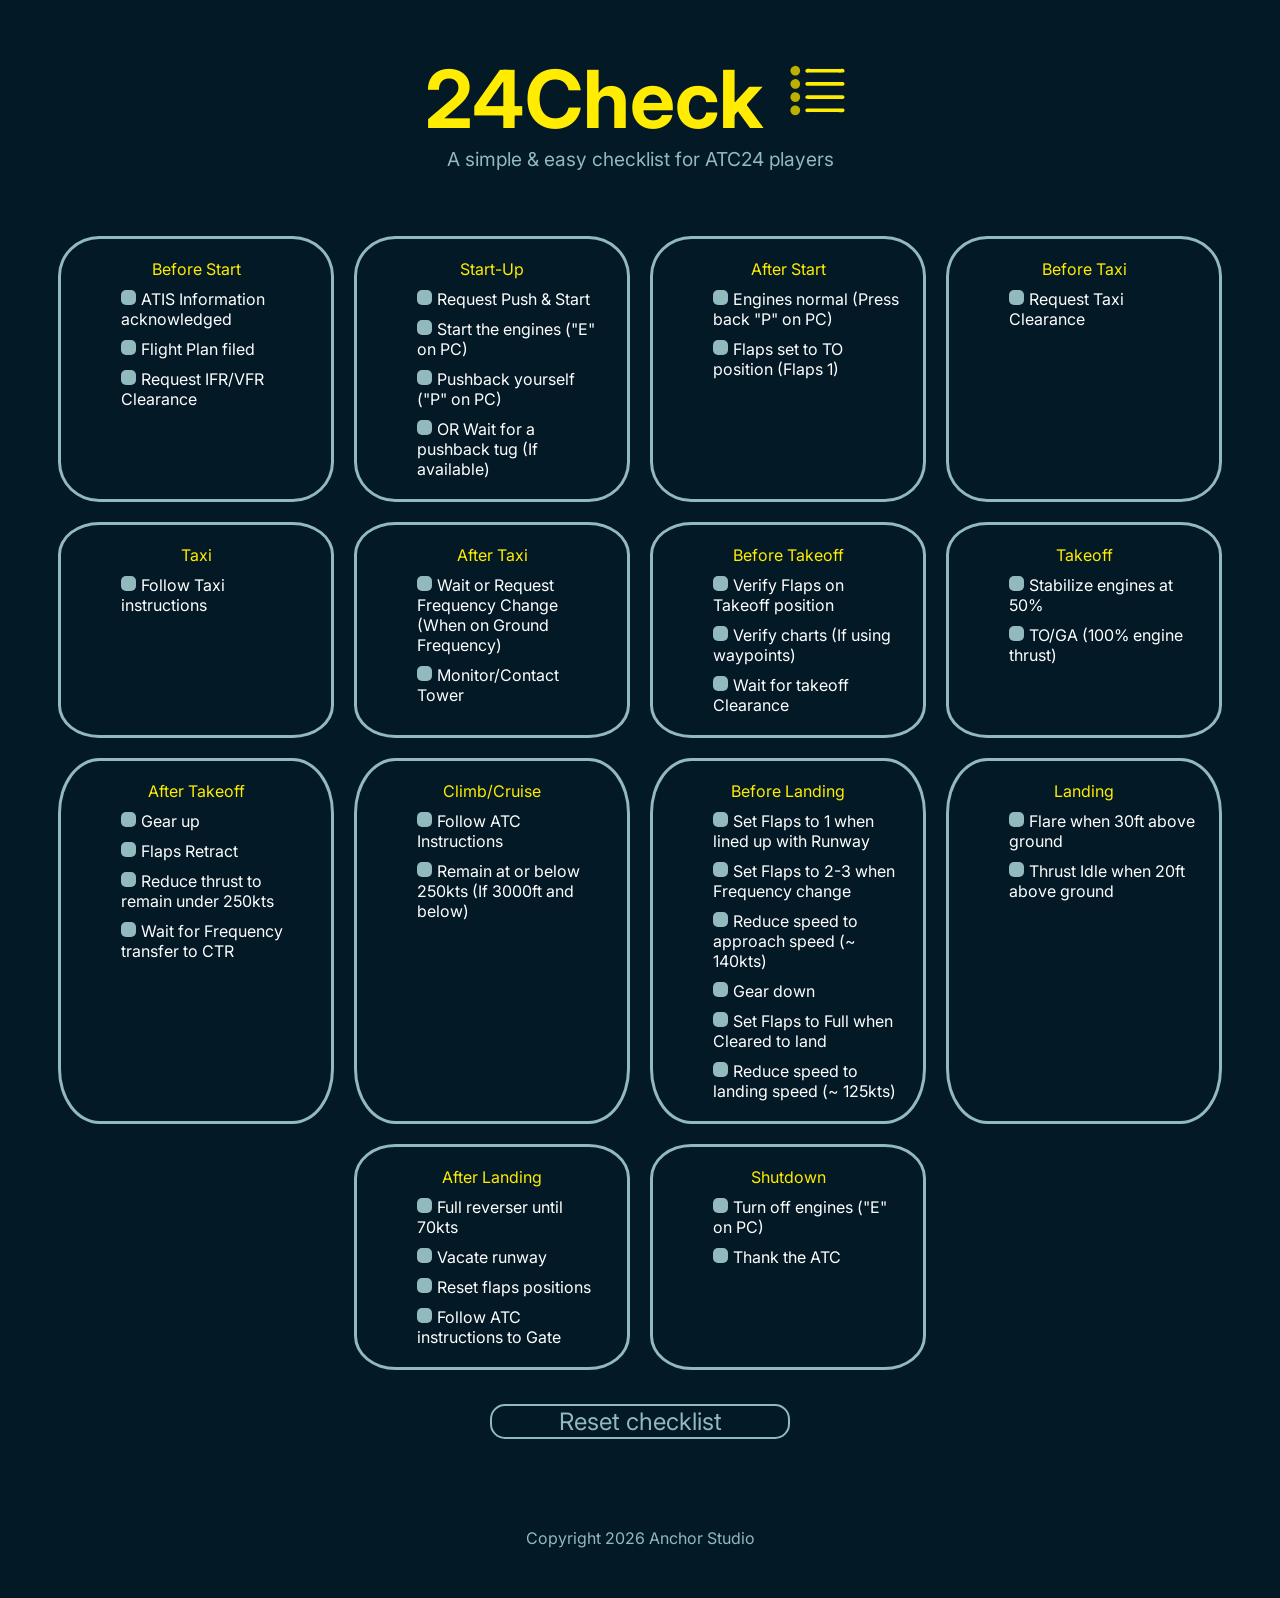
<file: index.html>
<!doctype html>
<html lang="en">
	<head>
		<meta charset="UTF-8" />
		<meta name="viewport" content="width=device-width, initial-scale=1.0" />
		<title>24Check</title>
		<link rel="stylesheet" href="css/style.css" />
		<link rel="icon" type="image/svg" href="Images/24Check-logo-nobg.svg" />
	</head>
	<body>
		<header>
			<div class="intro">
				<h1 class="title">
					24Check
					<img
						src="Images/24Check-logo-nobg.svg"
						alt="24Check logo"
						height="75px"
					/>
				</h1>
				<p class="text">A simple & easy checklist for ATC24 players</p>
			</div>
		</header>
		<main>
			<form>
				<div class="checklists"></div>
				<div class="resetbtn">
					<button type="reset" class="resetButton">
						Reset checklist
					</button>
				</div>
			</form>
		</main>
		<footer>
			<p class="text">Copyright 2026 Anchor Studio</p>
		</footer>
		<script src="script.js"></script>
	</body>
</html>
</file>
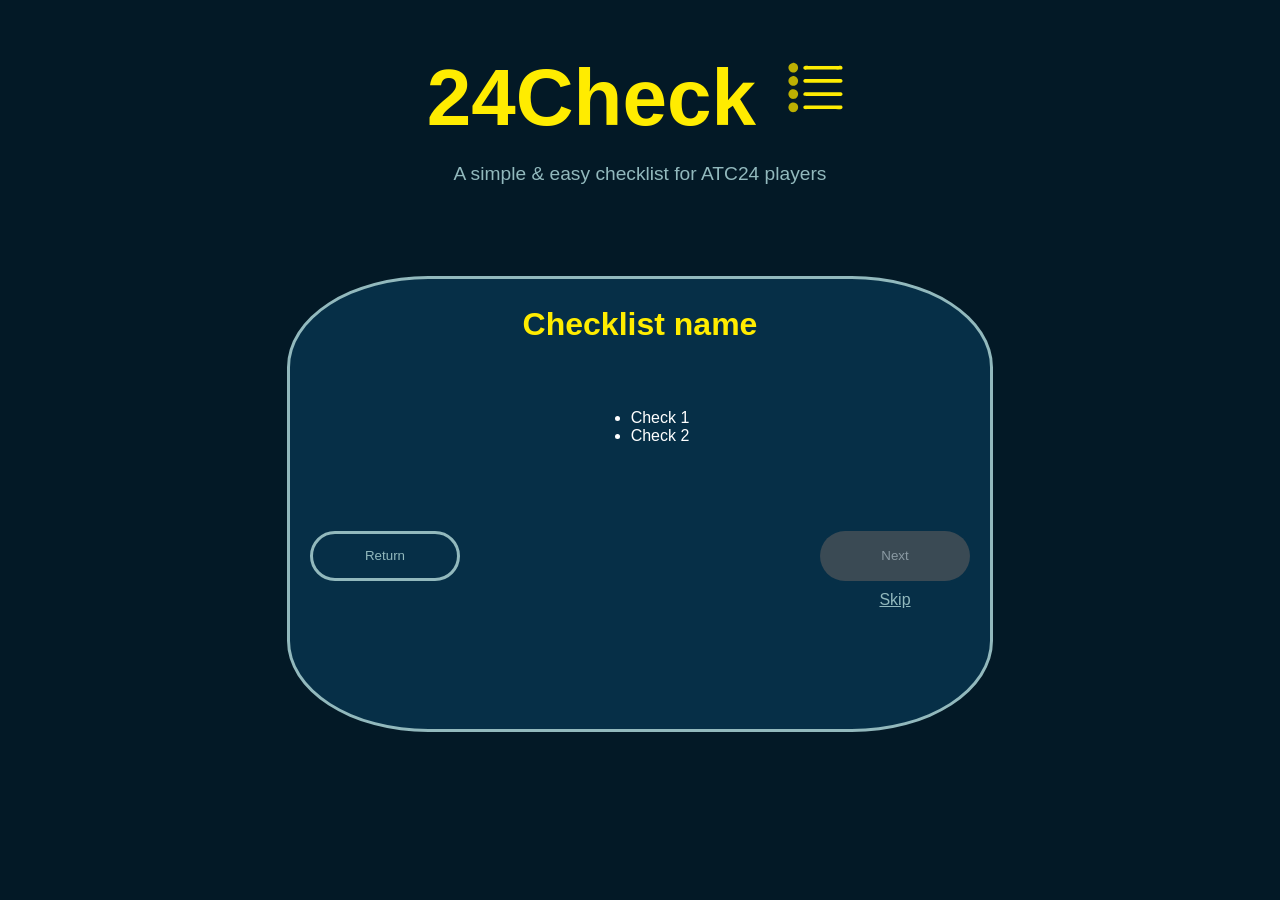
<file: newcheck.html>
<!doctype html>
<html lang="en">
	<head>
		<meta charset="UTF-8" />
		<meta name="viewport" content="width=device-width, initial-scale=1.0" />
		<title>24Check V2</title>
        <link rel="stylesheet" href="css/newCheckStyle.css">
	</head>
	<body>
		<header>
			<div class="intro">
				<h1 class="title">
					24Check
					<img
						src="Images/24Check-logo-nobg.svg"
						alt="24Check logo"
						height="75px"
					/>
				</h1>
				<p class="text">A simple & easy checklist for ATC24 players</p>
			</div>
		</header>
        <main>
            <div class="checklist">
                <div class="title">
                    <h2 class="checklistName">Checklist name</h2>
                </div>
                <div class="checkbox">                
                    <ul>
                        <li>Check 1</li>
                        <li>Check 2</li>
                    </ul>
                </div>
                <div class="buttons">
                    <div class="leftSide side">
                        <button>Return</button>
                    </div>
                    <div class="rightSide side">
                        <button>Next</button>
                        <a href="">Skip</a>
                    </div>
                </div>
            </div>
        </main>
	</body>
</html>
</file>
<file: css/style.css>
@import url("https://fonts.googleapis.com/css2?family=Inter:ital,opsz,wght@0,14..32,100..900;1,14..32,100..900&display=swap");

* {
	font-family: "Inter", sans-serif;
	margin: 0px;
	background-color: #031926;
}

:root {
	interpolate-size: allow-keywords;
}

details::details-content {
	height: 0;
	overflow: clip;
	transition:
		height 0.3s ease,
		content-visibility 0.3s ease allow-discrete;
}

details[open]::details-content {
	height: auto;
}

header {
	text-align: center;
	margin: 0px;
	background-color: #031926;
}

.intro {
	padding: 50px;
}

header .title {
	font-size: 5rem;
	margin: 0px;
	color: #ffec00;
}

header .text {
	color: #92b9bd;
	font-size: 1.2rem;
}

main {
	background-color: #031926;
	height: auto;
	padding: 15px;
}

form {
	align-items: center;
}

.checklists {
	display: flex;
	flex-wrap: wrap;
	gap: 20px;
	justify-content: center;
}

.checklist {
	flex: 0 1 250px;
	height: auto;
	border: #92b9bd solid 3px;
	border-radius: 15%;
	padding: 10px;
}

.checklist summary {
	list-style: none;
	text-align: center;
	margin-top: 10px;
	color: #ffec00;
	transition: color 0.3s ease-in-out;
}

.checklist summary:hover {
	color: #fff7a0;
}
.checklist li {
	list-style: none;
	color: #fff;
	margin: 10px;
	transition:
		background-color 0.3s ease,
		background-color 0.3s ease;
}

.checklist li :hover {
	color: #ffec00;
}

.checkBox {
	appearance: none;
	min-width: 15px;
	height: 15px;
	border-radius: 5px;
	background-color: #92b9bd;
	margin-right: 5px;
	transition: background-color 0.2s ease-in-out;
}

.checkBox::before {
	padding: 10px;
}

.checkBox:hover {
	background-color: #ffec00;
}

.checkBox:checked {
	background-color: #ffec00;
}

.resetbtn {
	display: flex;
	align-items: center;
	justify-content: center;
	margin-top: 10px;
}

.resetButton {
	border: solid 2px #92b9bd;
	margin: 1.5rem;
	background-color: #031926;
	color: #92b9bd;
	font-size: 1.5rem;
	border-radius: 15px;
	width: 300px;
	cursor: pointer;
	transition:
		background-color 0.3s ease,
		color 0.3s ease;
}

.resetButton:hover {
	background-color: #92b9bd;
	color: #031926;
}

footer {
	max-height: auto;
	background-color: #031926;
	text-align: center;
	color: #92b9bd;
}

footer .text {
	padding: 50px;
}
</file>
<file: css/newCheckStyle.css>
body {
	font-family: "Inter", sans-serif;
	margin: 0px;
	background-color: #031926;
    color: #fff;
}

header {
	text-align: center;
	margin: 0px;
}

.intro {
	padding: 50px;
}

header .title {
	font-size: 5rem;
	margin: 0px;
	color: #ffec00;
}

header .text {
	color: #92b9bd;
	font-size: 1.2rem;
}

main {
    display: flex;
    flex-direction: column;
    justify-content: center;
    align-items: center;
    height: 50vh;
}

.checklist {
    margin-top: 50px;
    width: 700px;
    min-height: 450px;
    border: solid #92b9bd 3px;
    border-radius: 20%;
    background-color: #062f47;
}

.checklist h2 {
    text-align: center;
    font-size: 2rem;
    color: #ffec00;
}

.checkbox {
    display: flex;
    justify-content: center;
    margin: 50px;
}

.buttons {
    display: flex;
    justify-content: space-between;
}

button {
    cursor: pointer;
    width: 150px;
    height: 50px;
    border-radius: 90px;
    transition: background-color 0.3s ease, transform 0.2s ease;
}

.side {
    margin: 20px;
}

.leftSide {
    justify-content: start;
}

.leftSide button {
    background-color: #062f47;
    border: solid #92b9bd 3px;
    color: #92b9bd;
}

.leftSide button:hover {
    background-color: #92b9bd;
    color: #062f47;
}

.rightSide {
    display: flex;
    flex-direction: column;
    align-items: center;
    gap: 10px;
    justify-content: end;
}

.rightSide button {
    background-color: #3a4a54;
    color: #8a9aa3;
    border: none;
}

.rightSide a {
    color: #92b9bd;
}

.rightSide button:hover {
    background-color: #ffec00;
    color: #062f47;
}
</file>
